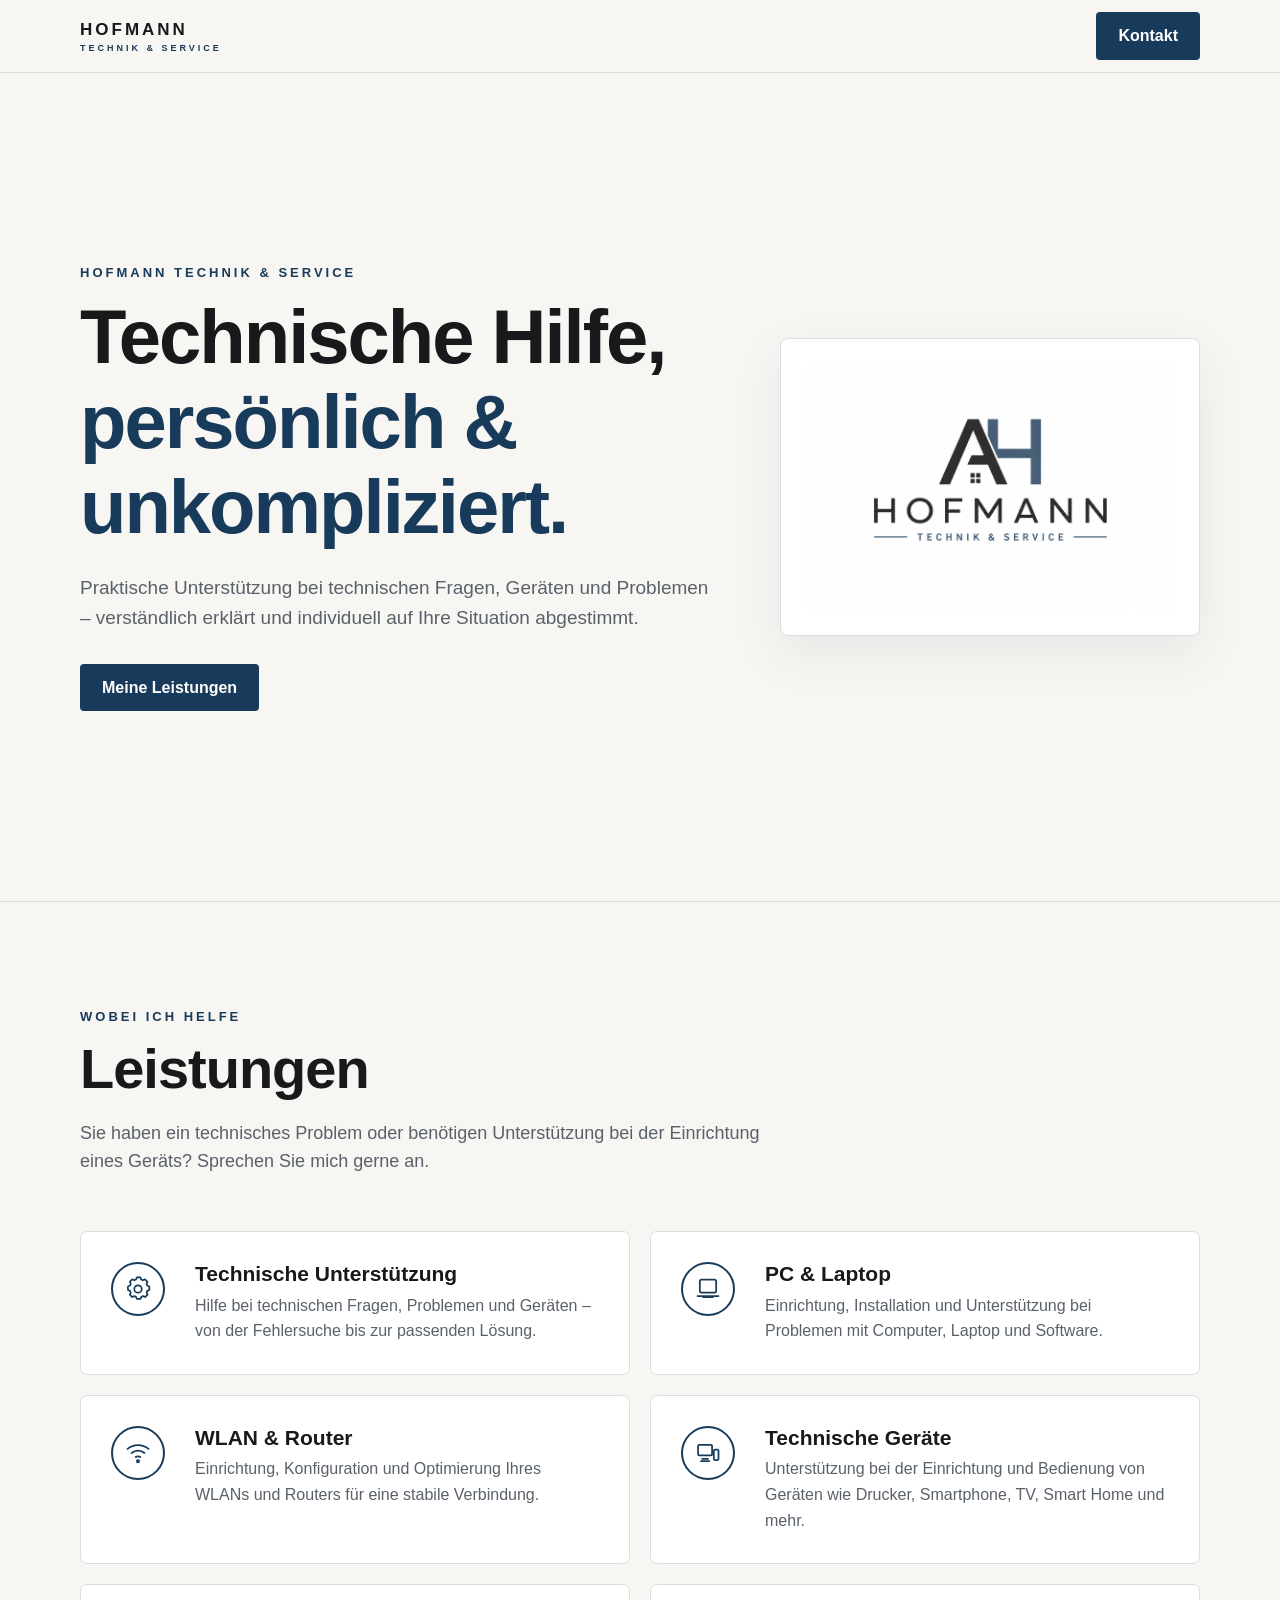
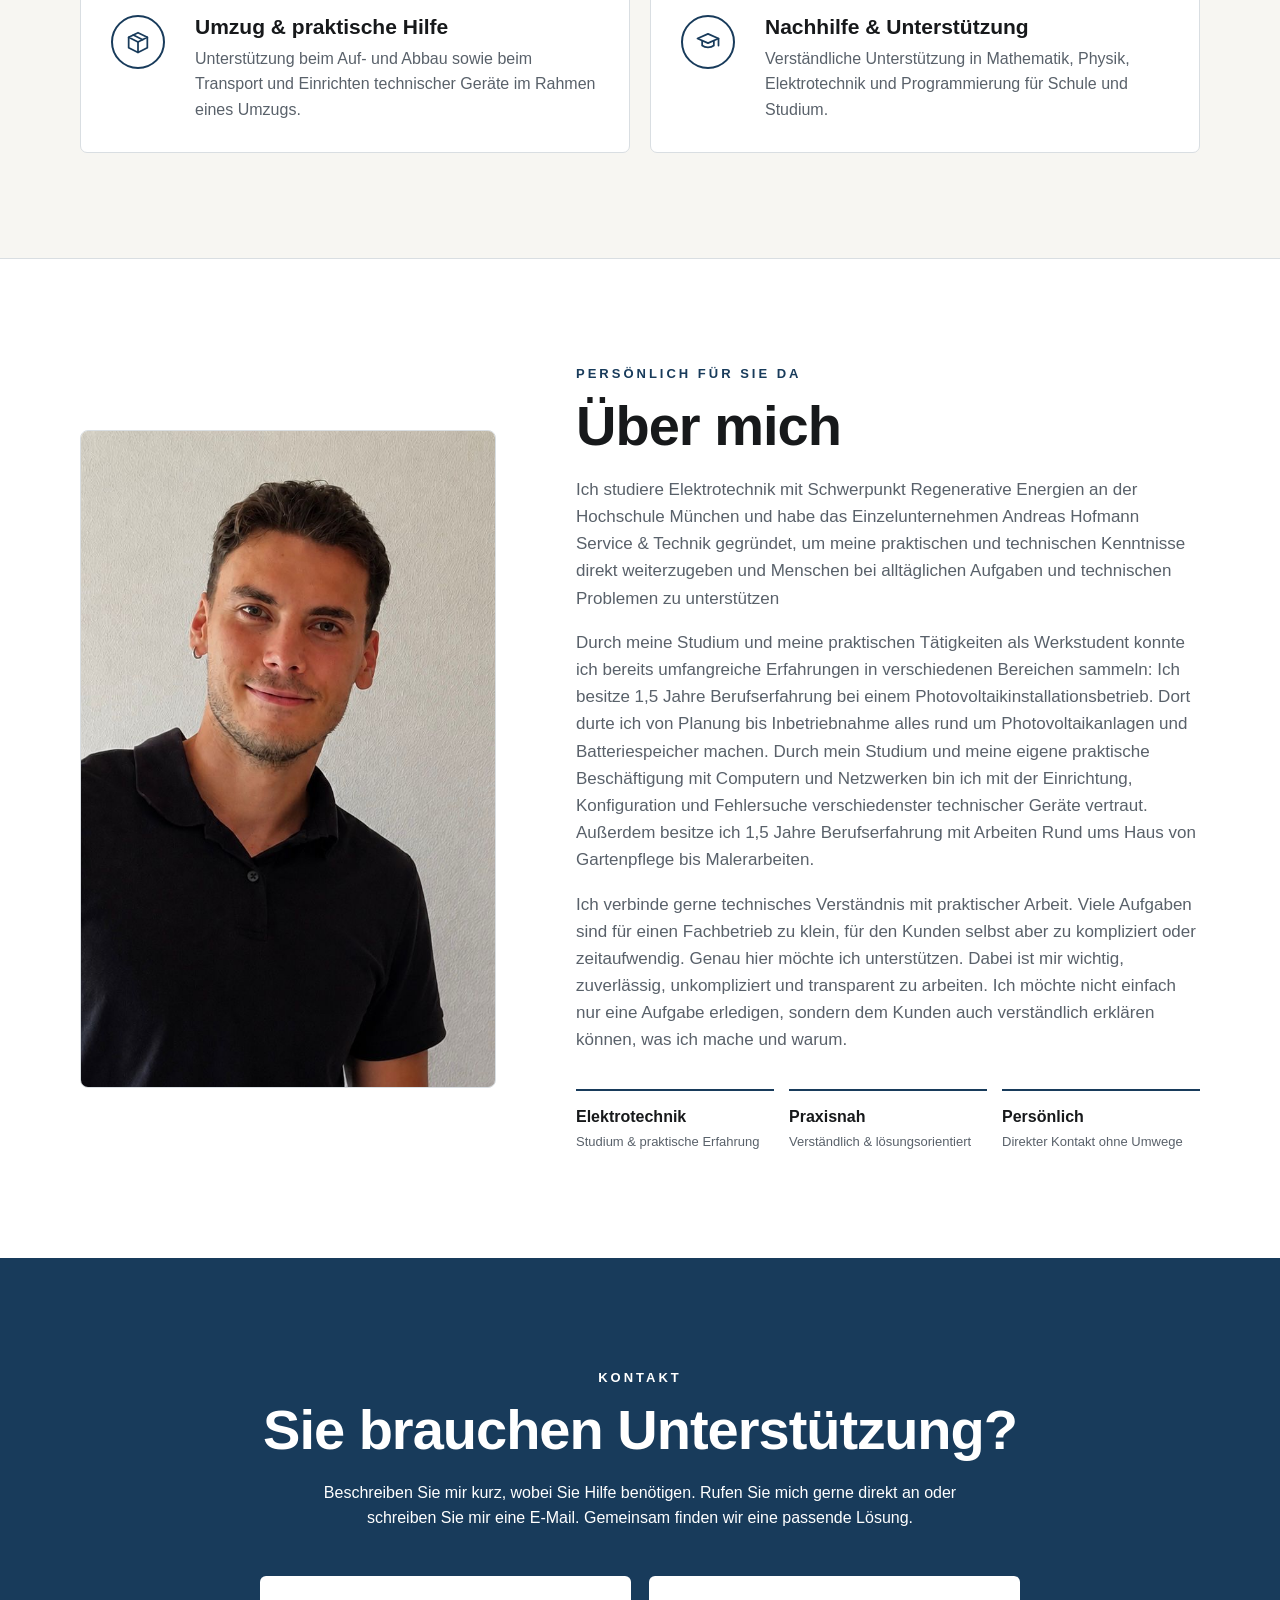
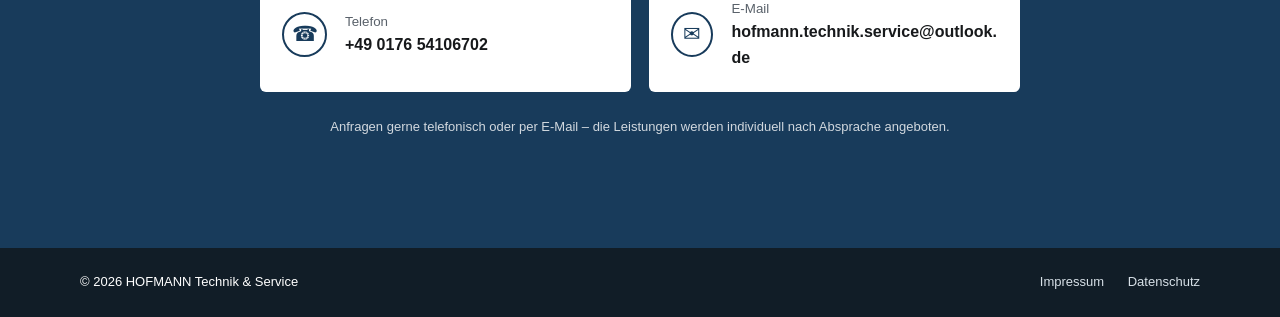
<file: index.html>
<!DOCTYPE html>
<html lang="de">
<head>
  <meta charset="UTF-8">
  <meta name="viewport" content="width=device-width, initial-scale=1.0">
  <meta name="description" content="HOFMANN Technik & Service – persönliche technische Unterstützung in München und Umgebung.">
  <title>HOFMANN Technik & Service</title>
  <link rel="stylesheet" href="style.css">
</head>

<body>
  <header class="header">
    <div class="container nav">
      <a href="#start" class="brand">HOFMANN <span>TECHNIK &amp; SERVICE</span></a>
      <a href="#kontakt" class="nav-button">Kontakt</a>
    </div>
  </header>

  <main>
    <!-- HERO -->
    <section id="start" class="hero">
      <div class="container hero-content">
        <div class="hero-text">
          <p class="eyebrow">HOFMANN TECHNIK &amp; SERVICE</p>
          <h1>Technische Hilfe,<br><span>persönlich &amp; unkompliziert.</span></h1>
          <p class="lead">
            Praktische Unterstützung bei technischen Fragen, Geräten und Problemen –
            verständlich erklärt und individuell auf Ihre Situation abgestimmt.
          </p>
          <a href="#leistungen" class="button">Meine Leistungen</a>
        </div>

        <div class="hero-logo">
          <img src="images/logo.jpg" alt="HOFMANN Technik & Service Logo">
        </div>
      </div>
    </section>

    <!-- LEISTUNGEN -->
    <section id="leistungen" class="section">
      <div class="container">
        <div class="section-heading">
          <p class="eyebrow">WOBEI ICH HELFE</p>
          <h2>Leistungen</h2>
          <p>
            Sie haben ein technisches Problem oder benötigen Unterstützung bei
            der Einrichtung eines Geräts? Sprechen Sie mich gerne an.
          </p>
        </div>

        <div class="services">
          <article class="service">
            <div class="icon">
              <!-- gear -->
              <svg viewBox="0 0 24 24" aria-hidden="true">
                <path d="M12 15.2a3.2 3.2 0 1 0 0-6.4 3.2 3.2 0 0 0 0 6.4Z"/>
                <path d="m19.4 15 .8 1.8-2.1 2.1-1.8-.8-1.4.6-.8 1.8h-3l-.8-1.8-1.4-.6-1.8.8-2.1-2.1.8-1.8-.6-1.4-1.8-.8v-3l1.8-.8.6-1.4-.8-1.8L7 3.7l1.8.8 1.4-.6L11 2.1h3l.8 1.8 1.4.6 1.8-.8 2.1 2.1-.8 1.8.6 1.4 1.8.8v3l-1.8.8-.5 1.4Z"/>
              </svg>
            </div>
            <div>
              <h3>Technische Unterstützung</h3>
              <p>Hilfe bei technischen Fragen, Problemen und Geräten – von der Fehlersuche bis zur passenden Lösung.</p>
            </div>
          </article>

          <article class="service">
            <div class="icon">
              <!-- laptop -->
              <svg viewBox="0 0 24 24" aria-hidden="true">
                <rect x="5" y="4" width="14" height="11" rx="1.5"/>
                <path d="M3 18h18M8 18v1h8v-1"/>
              </svg>
            </div>
            <div>
              <h3>PC &amp; Laptop</h3>
              <p>Einrichtung, Installation und Unterstützung bei Problemen mit Computer, Laptop und Software.</p>
            </div>
          </article>

          <article class="service">
            <div class="icon">
              <!-- wifi -->
              <svg viewBox="0 0 24 24" aria-hidden="true">
                <path d="M3 8.5a14 14 0 0 1 18 0"/>
                <path d="M6.5 12a8.5 8.5 0 0 1 11 0"/>
                <path d="M10 15.5a3.5 3.5 0 0 1 4 0"/>
                <circle cx="12" cy="19" r="1"/>
              </svg>
            </div>
            <div>
              <h3>WLAN &amp; Router</h3>
              <p>Einrichtung, Konfiguration und Optimierung Ihres WLANs und Routers für eine stabile Verbindung.</p>
            </div>
          </article>

          <article class="service">
            <div class="icon">
              <!-- devices -->
              <svg viewBox="0 0 24 24" aria-hidden="true">
                <rect x="3.5" y="5" width="12" height="9" rx="1"/>
                <path d="M7 17h5M6 19h7"/>
                <rect x="17" y="9" width="4" height="9" rx=".8"/>
              </svg>
            </div>
            <div>
              <h3>Technische Geräte</h3>
              <p>Unterstützung bei der Einrichtung und Bedienung von Geräten wie Drucker, Smartphone, TV, Smart Home und mehr.</p>
            </div>
          </article>

          <article class="service">
            <div class="icon">
              <!-- moving box -->
              <svg viewBox="0 0 24 24" aria-hidden="true">
                <path d="m4 8 8-4 8 4-8 4-8-4Z"/>
                <path d="M4 8v9l8 4 8-4V8M12 12v9"/>
                <path d="m8 6 8 4"/>
              </svg>
            </div>
            <div>
              <h3>Umzug &amp; praktische Hilfe</h3>
              <p>Unterstützung beim Auf- und Abbau sowie beim Transport und Einrichten technischer Geräte im Rahmen eines Umzugs.</p>
            </div>
          </article>

          <article class="service">
            <div class="icon">
              <!-- graduation -->
              <svg viewBox="0 0 24 24" aria-hidden="true">
                <path d="m3 9 9-4 9 4-9 4-9-4Z"/>
                <path d="M7 11v4c2.5 2 7.5 2 10 0v-4M21 9v6"/>
              </svg>
            </div>
            <div>
              <h3>Nachhilfe &amp; Unterstützung</h3>
              <p>Verständliche Unterstützung in Mathematik, Physik, Elektrotechnik und Programmierung für Schule und Studium.</p>
            </div>
          </article>
        </div>
      </div>
    </section>

    <!-- ÜBER MICH -->
    <section id="ueber-mich" class="section about">
      <div class="container about-grid">
        <div class="photo-box">
          <img src="images/andi.jpg" alt="Andreas Hofmann" onerror="this.style.display='none'; this.nextElementSibling.style.display='flex';">
          <div class="photo-placeholder">
            <span>Ihr persönliches Foto</span>
            <small>images/andi.jpg</small>
          </div>
        </div>

        <div class="about-text">
          <p class="eyebrow">PERSÖNLICH FÜR SIE DA</p>
          <h2>Über mich</h2>

          <p>
            Ich studiere Elektrotechnik mit Schwerpunkt Regenerative Energien an der Hochschule
            München und habe das Einzelunternehmen Andreas Hofmann Service & Technik gegründet, um meine praktischen
            und technischen Kenntnisse direkt weiterzugeben und Menschen bei alltäglichen Aufgaben und technischen Problemen zu unterstützen
          
          </p>

          <p>
            Durch meine Studium und meine praktischen Tätigkeiten als Werkstudent konnte ich bereits umfangreiche Erfahrungen in verschiedenen Bereichen sammeln: 
            Ich besitze 1,5 Jahre Berufserfahrung bei einem Photovoltaikinstallationsbetrieb. Dort durte ich von Planung bis Inbetriebnahme alles rund um Photovoltaikanlagen
            und Batteriespeicher machen. Durch mein Studium und meine eigene praktische Beschäftigung mit Computern und Netzwerken bin ich mit der Einrichtung, Konfiguration und 
            Fehlersuche verschiedenster technischer Geräte vertraut. Außerdem besitze ich 1,5 Jahre Berufserfahrung mit Arbeiten Rund ums Haus von Gartenpflege bis Malerarbeiten. 
          </p>

          <p>
           Ich verbinde gerne technisches Verständnis mit praktischer Arbeit. Viele Aufgaben sind für einen Fachbetrieb zu klein, 
           für den Kunden selbst aber zu kompliziert oder zeitaufwendig. Genau hier möchte ich unterstützen.
           Dabei ist mir wichtig, zuverlässig, unkompliziert und transparent zu arbeiten. 
           Ich möchte nicht einfach nur eine Aufgabe erledigen, sondern dem Kunden auch verständlich erklären können, was ich mache und warum.
          </p>

          <div class="experience">
            <div>
              <strong>Elektrotechnik</strong>
              <span>Studium &amp; praktische Erfahrung</span>
            </div>
            <div>
              <strong>Praxisnah</strong>
              <span>Verständlich &amp; lösungsorientiert</span>
            </div>
            <div>
              <strong>Persönlich</strong>
              <span>Direkter Kontakt ohne Umwege</span>
            </div>
          </div>
        </div>
      </div>
    </section>

    <!-- KONTAKT -->
    <section id="kontakt" class="contact">
      <div class="container contact-inner">
        <p class="eyebrow">KONTAKT</p>
        <h2>Sie brauchen Unterstützung?</h2>
        <p>
          Beschreiben Sie mir kurz, wobei Sie Hilfe benötigen. Rufen Sie mich
          gerne direkt an oder schreiben Sie mir eine E-Mail. Gemeinsam finden
          wir eine passende Lösung.
        </p>

        <div class="contact-links">
          <a href="tel:+491234567890" class="contact-item">
            <span class="contact-icon">☎</span>
            <span>
              <small>Telefon</small>
              <strong>+49 0176 54106702</strong>
            </span>
          </a>

          <a href="mailto:hofmann.technik.service@outlook.de" class="contact-item">
            <span class="contact-icon">✉</span>
            <span>
              <small>E-Mail</small>
              <strong>hofmann.technik.service@outlook.de</strong>
            </span>
          </a>
        </div>

        <p class="contact-note">Anfragen gerne telefonisch oder per E-Mail – die Leistungen werden individuell nach Absprache angeboten.</p>
      </div>
    </section>
  </main>

  <footer>
    <div class="container footer-inner">
      <span>© 2026 HOFMANN Technik &amp; Service</span>
      <div>
        <a href="#">Impressum</a>
        <a href="#">Datenschutz</a>
      </div>
    </div>
  </footer>
</body>
</html>
</file>
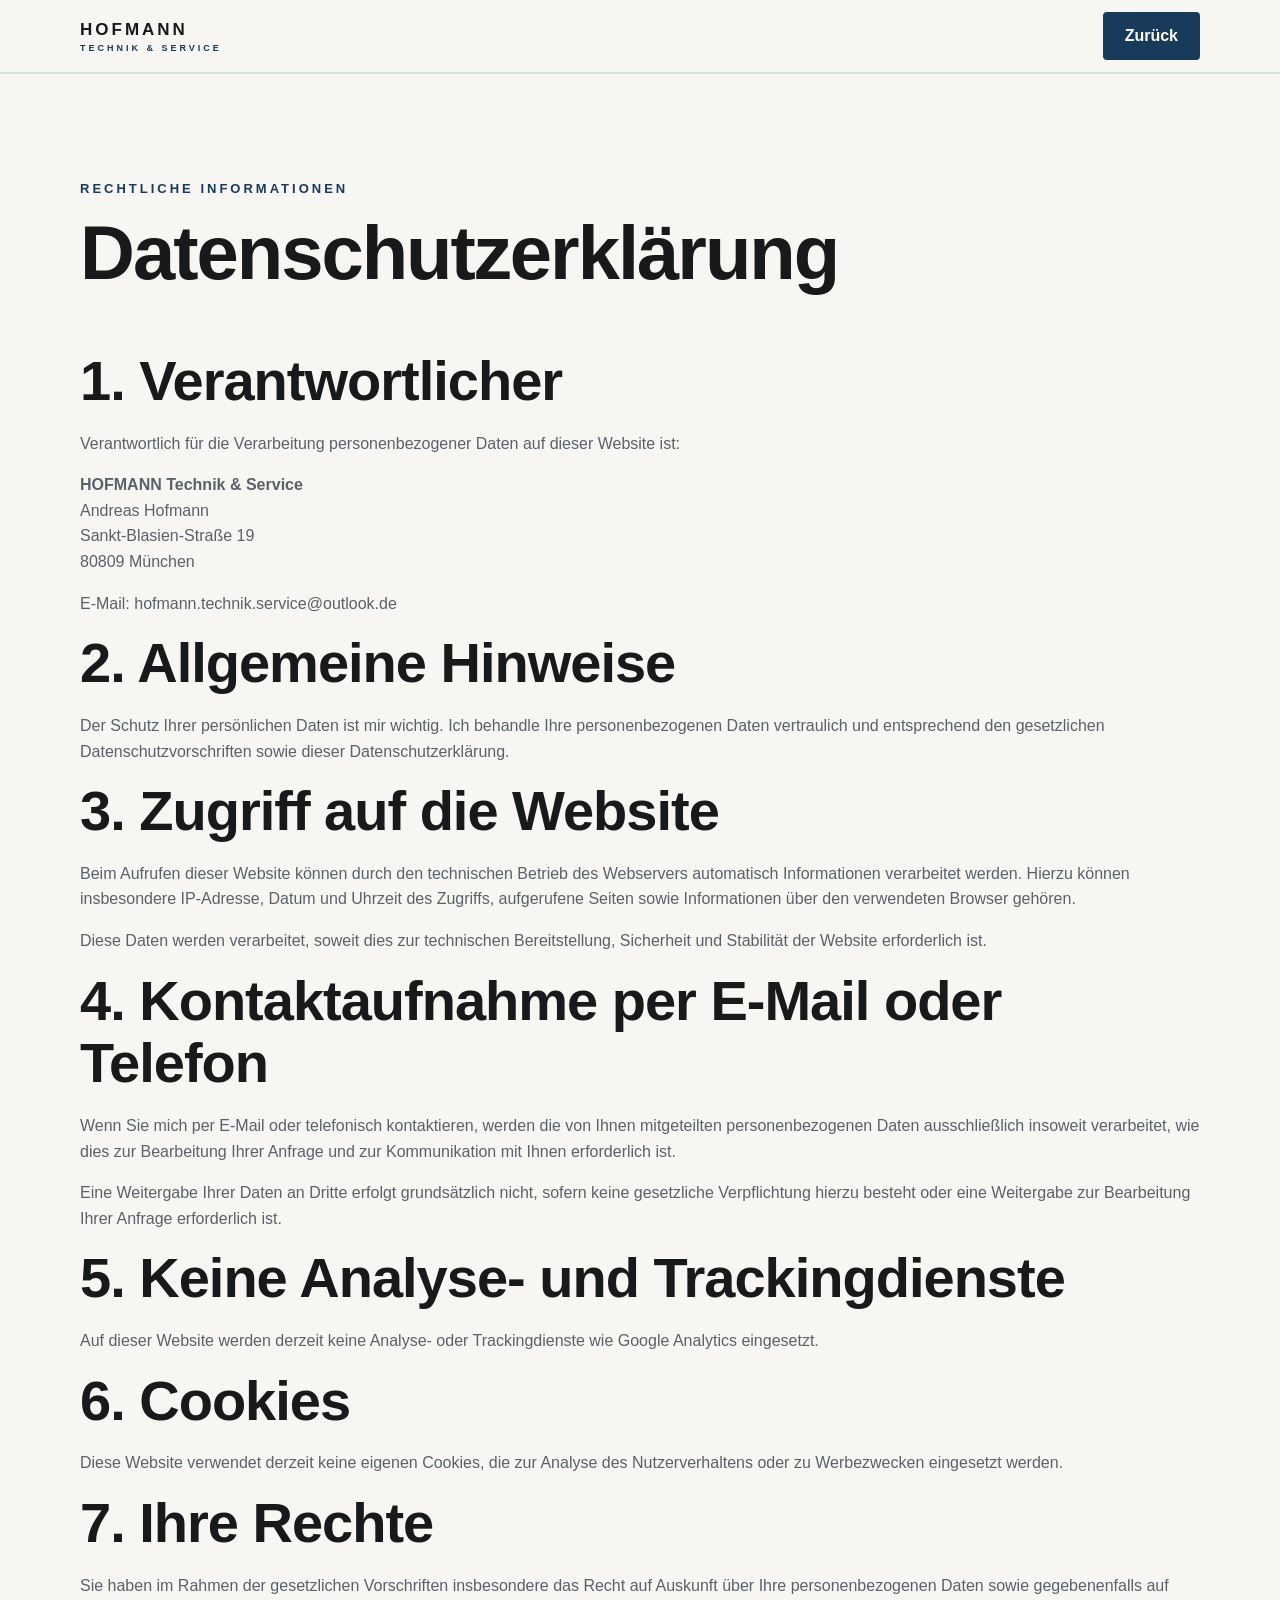
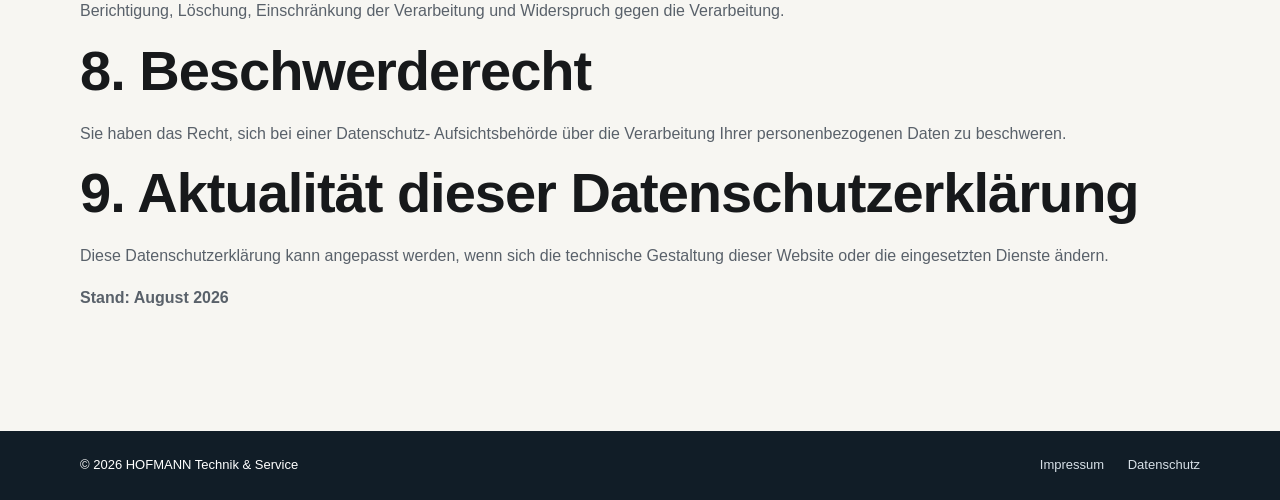
<file: datenschutz.html>
<!DOCTYPE html>
<html lang="de">
<head>
    <meta charset="UTF-8">
    <meta name="viewport" content="width=device-width, initial-scale=1.0">

    <title>Datenschutzerklärung | HOFMANN Technik & Service</title>

    <link rel="stylesheet" href="style.css">
</head>

<body>

    <header class="header">
        <div class="container nav">

            <a href="index.html" class="brand">
                HOFMANN
                <span>TECHNIK &amp; SERVICE</span>
            </a>

            <a href="index.html" class="nav-button">
                Zurück
            </a>

        </div>
    </header>


    <main>

        <section class="section">

            <div class="container">

                <div class="section-heading">

                    <p class="eyebrow">
                        RECHTLICHE INFORMATIONEN
                    </p>

                    <h1>Datenschutzerklärung</h1>

                </div>


                <div class="legal-text">

                    <h2>1. Verantwortlicher</h2>

                    <p>
                        Verantwortlich für die Verarbeitung personenbezogener
                        Daten auf dieser Website ist:
                    </p>

                    <p>
                    <strong>HOFMANN Technik &amp; Service</strong><br>
                        Andreas Hofmann<br>
                        <!-- Straße und Hausnummer -->
                        Sankt-Blasien-Straße 19<br>

                        <!-- PLZ und Ort -->
                        80809 München
                    </p>


                    <p>
                        E-Mail:
                        <a href="mailto:DEINE-EMAIL@ADRESSE.DE">
                            hofmann.technik.service@outlook.de
                        </a>
                    </p>


                    <h2>2. Allgemeine Hinweise</h2>

                    <p>
                        Der Schutz Ihrer persönlichen Daten ist mir wichtig.
                        Ich behandle Ihre personenbezogenen Daten vertraulich
                        und entsprechend den gesetzlichen Datenschutzvorschriften
                        sowie dieser Datenschutzerklärung.
                    </p>


                    <h2>3. Zugriff auf die Website</h2>

                    <p>
                        Beim Aufrufen dieser Website können durch den
                        technischen Betrieb des Webservers automatisch
                        Informationen verarbeitet werden. Hierzu können
                        insbesondere IP-Adresse, Datum und Uhrzeit des Zugriffs,
                        aufgerufene Seiten sowie Informationen über den verwendeten
                        Browser gehören.
                    </p>

                    <p>
                        Diese Daten werden verarbeitet, soweit dies zur
                        technischen Bereitstellung, Sicherheit und Stabilität
                        der Website erforderlich ist.
                    </p>


                    <h2>4. Kontaktaufnahme per E-Mail oder Telefon</h2>

                    <p>
                        Wenn Sie mich per E-Mail oder telefonisch kontaktieren,
                        werden die von Ihnen mitgeteilten personenbezogenen Daten
                        ausschließlich insoweit verarbeitet, wie dies zur
                        Bearbeitung Ihrer Anfrage und zur Kommunikation mit Ihnen
                        erforderlich ist.
                    </p>

                    <p>
                        Eine Weitergabe Ihrer Daten an Dritte erfolgt grundsätzlich
                        nicht, sofern keine gesetzliche Verpflichtung hierzu besteht
                        oder eine Weitergabe zur Bearbeitung Ihrer Anfrage
                        erforderlich ist.
                    </p>


                    <h2>5. Keine Analyse- und Trackingdienste</h2>

                    <p>
                        Auf dieser Website werden derzeit keine Analyse- oder
                        Trackingdienste wie Google Analytics eingesetzt.
                    </p>


                    <h2>6. Cookies</h2>

                    <p>
                        Diese Website verwendet derzeit keine eigenen Cookies,
                        die zur Analyse des Nutzerverhaltens oder zu Werbezwecken
                        eingesetzt werden.
                    </p>


                    <h2>7. Ihre Rechte</h2>

                    <p>
                        Sie haben im Rahmen der gesetzlichen Vorschriften
                        insbesondere das Recht auf Auskunft über Ihre
                        personenbezogenen Daten sowie gegebenenfalls auf
                        Berichtigung, Löschung, Einschränkung der Verarbeitung
                        und Widerspruch gegen die Verarbeitung.
                    </p>


                    <h2>8. Beschwerderecht</h2>

                    <p>
                        Sie haben das Recht, sich bei einer Datenschutz-
                        Aufsichtsbehörde über die Verarbeitung Ihrer
                        personenbezogenen Daten zu beschweren.
                    </p>


                    <h2>9. Aktualität dieser Datenschutzerklärung</h2>

                    <p>
                        Diese Datenschutzerklärung kann angepasst werden,
                        wenn sich die technische Gestaltung dieser Website
                        oder die eingesetzten Dienste ändern.
                    </p>


                    <p>
                        <strong>Stand: August 2026</strong>
                    </p>

                </div>

            </div>

        </section>

    </main>


    <footer>

        <div class="container footer-inner">

            <span>
                © 2026 HOFMANN Technik &amp; Service
            </span>

            <div>
                <a href="impressum.html">Impressum</a>
                <a href="datenschutzerklaerung.html">
                    Datenschutz
                </a>
            </div>

        </div>

    </footer>

</body>
</html>
</file>
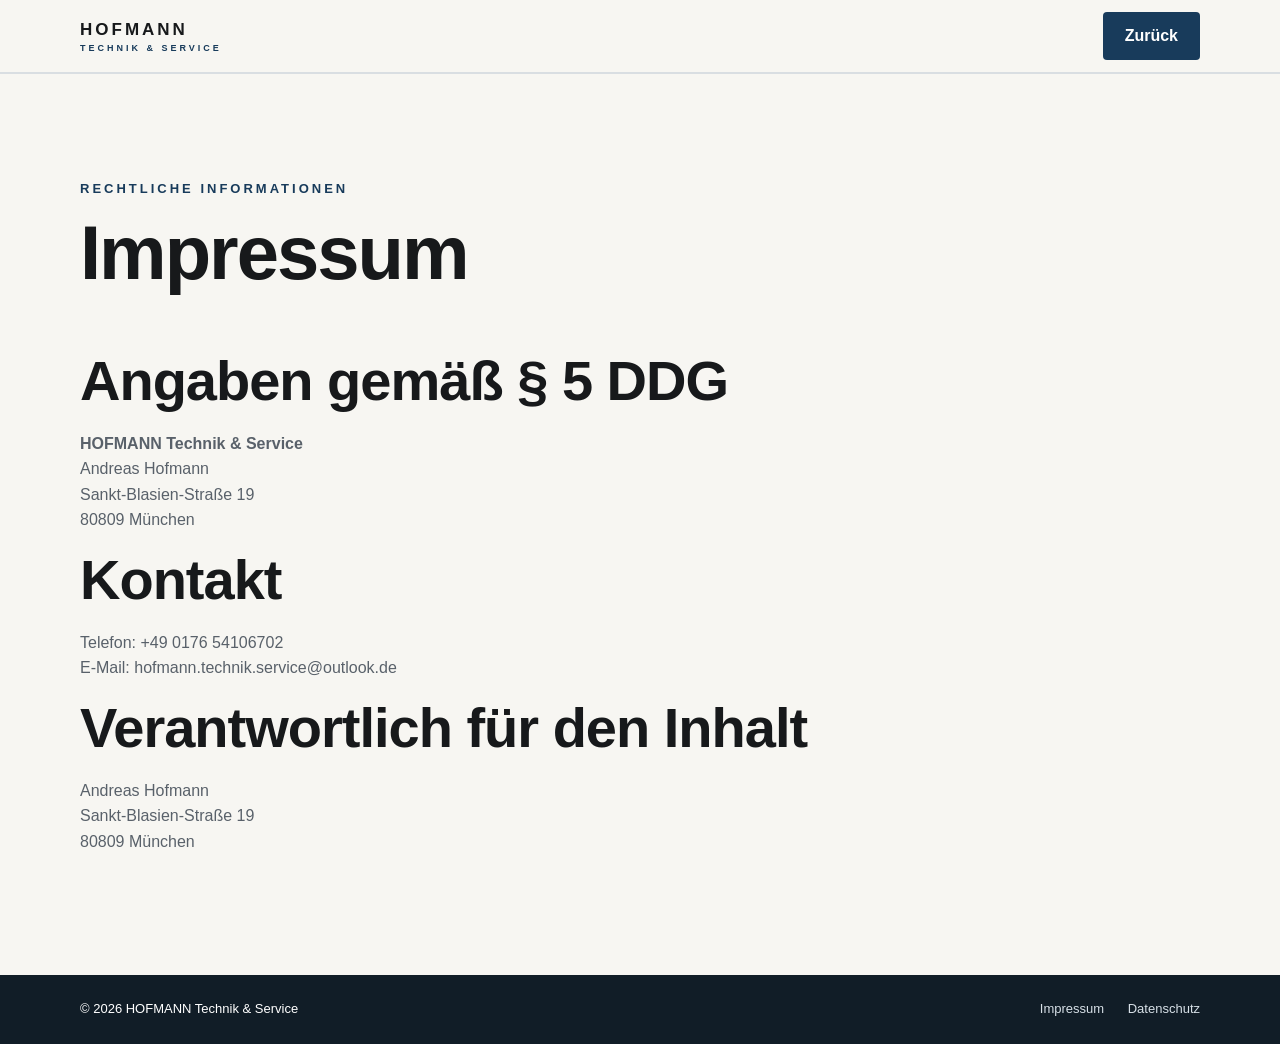
<file: impressum.html>
<!DOCTYPE html>
<html lang="de">
<head>
    <meta charset="UTF-8">
    <meta name="viewport" content="width=device-width, initial-scale=1.0">

    <title>Impressum | HOFMANN Technik & Service</title>

    <link rel="stylesheet" href="style.css">
</head>

<body>

    <header class="header">
        <div class="container nav">

            <a href="index.html" class="brand">
                HOFMANN
                <span>TECHNIK &amp; SERVICE</span>
            </a>

            <a href="index.html" class="nav-button">
                Zurück
            </a>

        </div>
    </header>


    <main>

        <section class="section">

            <div class="container">

                <div class="section-heading">

                    <p class="eyebrow">RECHTLICHE INFORMATIONEN</p>

                    <h1>Impressum</h1>

                </div>


                <div class="legal-text">

                    <h2>Angaben gemäß § 5 DDG</h2>

                    <p>
                        <strong>HOFMANN Technik &amp; Service</strong><br>
                        Andreas Hofmann<br>
                        <!-- Straße und Hausnummer -->
                        Sankt-Blasien-Straße 19<br>

                        <!-- PLZ und Ort -->
                        80809 München
                    </p>


                    <h2>Kontakt</h2>

                    <p>
                        Telefon:
                        <a href="tel:+491234567890">
                            +49 0176 54106702
                        </a>
                        <br>

                        E-Mail:
                        <a href="mailto:DEINE-EMAIL@ADRESSE.DE">
                            hofmann.technik.service@outlook.de
                        </a>
                    </p>


                 

                    <h2>Verantwortlich für den Inhalt</h2>

                    <p>
                        Andreas Hofmann<br>
                        Sankt-Blasien-Straße 19<br>
                        80809 München
                    </p>


                </div>

            </div>

        </section>

    </main>


    <footer>

        <div class="container footer-inner">

            <span>
                © 2026 HOFMANN Technik &amp; Service
            </span>

            <div>
                <a href="impressum.html">Impressum</a>
                <a href="datenschutzerklaerung.html">
                    Datenschutz
                </a>
            </div>

        </div>

    </footer>

</body>
</html>
</file>
<file: style.css>
/* =========================================================
   HOFMANN Technik & Service
   Farben aus deinem Logo:
   Dunkelblau: #183B5B
   Schwarz:    #17191B
   Hintergrund: #F7F6F2
   ========================================================= */

:root {
  --blue: #183B5B;
  --blue-light: #315B7D;
  --black: #17191B;
  --background: #F7F6F2;
  --white: #FFFFFF;
  --line: #D9DEE2;
  --muted: #59616A;
  --max-width: 1120px;
}

* {
  box-sizing: border-box;
}

html {
  scroll-behavior: smooth;
}

body {
  margin: 0;
  font-family: Arial, Helvetica, sans-serif;
  color: var(--black);
  background: var(--background);
  line-height: 1.6;
}

a {
  color: inherit;
  text-decoration: none;
}

.container {
  width: min(100% - 40px, var(--max-width));
  margin: 0 auto;
}

/* ---------- Header ---------- */

.header {
  position: sticky;
  top: 0;
  z-index: 20;
  background: rgba(247, 246, 242, 0.96);
  border-bottom: 1px solid var(--line);
  backdrop-filter: blur(8px);
}

.nav {
  min-height: 72px;
  display: flex;
  align-items: center;
  justify-content: space-between;
  gap: 20px;
}

.brand {
  font-weight: 700;
  letter-spacing: 3px;
  font-size: 17px;
}

.brand span {
  display: block;
  margin-top: -2px;
  color: var(--blue);
  font-size: 9px;
  letter-spacing: 3px;
  font-weight: 700;
}

.nav-button,
.button {
  display: inline-block;
  background: var(--blue);
  color: white;
  padding: 11px 22px;
  border-radius: 4px;
  font-weight: 700;
  transition: transform .2s ease, background .2s ease;
}

.nav-button:hover,
.button:hover {
  background: var(--blue-light);
  transform: translateY(-1px);
}

/* ---------- Typography ---------- */

.eyebrow {
  margin: 0 0 10px;
  color: var(--blue);
  font-size: 13px;
  font-weight: 800;
  letter-spacing: 3px;
}

h1, h2, h3 {
  margin-top: 0;
  line-height: 1.12;
}

h1 {
  margin-bottom: 24px;
  font-size: clamp(42px, 6vw, 76px);
  letter-spacing: -2px;
}

h1 span {
  color: var(--blue);
}

h2 {
  margin-bottom: 18px;
  font-size: clamp(36px, 5vw, 56px);
  letter-spacing: -1px;
}

h3 {
  margin-bottom: 7px;
  font-size: 21px;
}

p {
  color: var(--muted);
}

/* ---------- Hero ---------- */

.hero {
  min-height: calc(100vh - 72px);
  display: flex;
  align-items: center;
  padding: 70px 0;
}

.hero-content {
  display: grid;
  grid-template-columns: 1.2fr .8fr;
  align-items: center;
  gap: 70px;
}

.lead {
  max-width: 650px;
  font-size: 19px;
  margin: 0 0 30px;
}

.hero-logo {
  background: white;
  border: 1px solid var(--line);
  padding: 25px;
  border-radius: 8px;
  box-shadow: 0 18px 50px rgba(24, 59, 91, .08);
}

.hero-logo img {
  display: block;
  width: 100%;
  height: auto;
}

/* ---------- Sections ---------- */

.section {
  padding: 105px 0;
  border-top: 1px solid var(--line);
}

.section-heading {
  max-width: 720px;
  margin-bottom: 55px;
}

.section-heading > p:last-child {
  font-size: 18px;
}

/* ---------- Services ---------- */

.services {
  display: grid;
  grid-template-columns: repeat(2, 1fr);
  gap: 20px;
}

.service {
  display: grid;
  grid-template-columns: 62px 1fr;
  gap: 22px;
  padding: 30px;
  background: var(--white);
  border: 1px solid var(--line);
  border-radius: 7px;
  transition: transform .2s ease, box-shadow .2s ease;
}

.service:hover {
  transform: translateY(-3px);
  box-shadow: 0 12px 35px rgba(24, 59, 91, .08);
}

.service p {
  margin: 0;
}

.icon {
  width: 54px;
  height: 54px;
  display: grid;
  place-items: center;
  border: 2px solid var(--blue);
  border-radius: 50%;
}

.icon svg {
  width: 28px;
  height: 28px;
  fill: none;
  stroke: var(--blue);
  stroke-width: 1.5;
  stroke-linecap: round;
  stroke-linejoin: round;
}

/* ---------- About ---------- */

.about {
  background: white;
}

.about-grid {
  display: grid;
  grid-template-columns: .8fr 1.2fr;
  gap: 80px;
  align-items: center;
}

.photo-box {
  min-height: 560px;
  background: var(--background);
  border: 1px solid var(--line);
  border-radius: 8px;
  overflow: hidden;
  display: flex;
  align-items: center;
  justify-content: center;
}

.photo-box img {
  width: 100%;
  height: 100%;
  min-height: 560px;
  object-fit: cover;
}

.photo-placeholder {
  width: 100%;
  min-height: 560px;
  display: none;
  flex-direction: column;
  align-items: center;
  justify-content: center;
  color: var(--blue);
  text-align: center;
}

.photo-placeholder span {
  font-size: 22px;
  font-weight: 700;
}

.photo-placeholder small {
  margin-top: 8px;
  color: var(--muted);
}

.about-text > p:not(.eyebrow) {
  font-size: 17px;
}

.experience {
  display: grid;
  grid-template-columns: repeat(3, 1fr);
  gap: 15px;
  margin-top: 35px;
}

.experience div {
  border-top: 2px solid var(--blue);
  padding-top: 13px;
}

.experience strong,
.experience span {
  display: block;
}

.experience strong {
  color: var(--black);
}

.experience span {
  color: var(--muted);
  font-size: 13px;
  margin-top: 3px;
}

/* ---------- Contact ---------- */

.contact {
  padding: 110px 0;
  background: var(--blue);
}

.contact .eyebrow,
.contact h2,
.contact p {
  color: white;
}

.contact-inner {
  max-width: 900px;
  text-align: center;
}

.contact-inner > p:not(.eyebrow) {
  max-width: 680px;
  margin: 0 auto;
}

.contact-links {
  display: grid;
  grid-template-columns: repeat(2, 1fr);
  gap: 18px;
  margin: 45px auto 25px;
  max-width: 760px;
}

.contact-item {
  display: flex;
  align-items: center;
  gap: 18px;
  text-align: left;
  background: white;
  color: var(--black);
  padding: 22px;
  border-radius: 6px;
  transition: transform .2s ease;
}

.contact-item:hover {
  transform: translateY(-2px);
}

.contact-icon {
  width: 45px;
  height: 45px;
  display: grid;
  place-items: center;
  border: 2px solid var(--blue);
  border-radius: 50%;
  color: var(--blue);
  font-size: 21px;
}

.contact-item small,
.contact-item strong {
  display: block;
}

.contact-item small {
  color: var(--muted);
}

.contact-item strong {
  color: var(--black);
  word-break: break-word;
}

.contact-note {
  font-size: 13px;
  opacity: .8;
}

/* ---------- Footer ---------- */

footer {
  background: #111D27;
  color: white;
  padding: 24px 0;
}

.footer-inner {
  display: flex;
  justify-content: space-between;
  gap: 20px;
  font-size: 13px;
}

.footer-inner a {
  margin-left: 20px;
  color: #D7E0E7;
}

/* ---------- Mobile ---------- */

@media (max-width: 800px) {
  .container {
    width: min(100% - 28px, var(--max-width));
  }

  .nav {
    min-height: 64px;
  }

  .brand {
    font-size: 14px;
    letter-spacing: 2px;
  }

  .brand span {
    font-size: 7px;
    letter-spacing: 2px;
  }

  .nav-button {
    padding: 9px 15px;
    font-size: 14px;
  }

  .hero {
    min-height: auto;
    padding: 65px 0 80px;
  }

  .hero-content {
    grid-template-columns: 1fr;
    gap: 45px;
  }

  .hero-logo {
    max-width: 480px;
    margin: 0 auto;
  }

  .services,
  .contact-links {
    grid-template-columns: 1fr;
  }

  .section {
    padding: 75px 0;
  }

  .about-grid {
    grid-template-columns: 1fr;
    gap: 45px;
  }

  .photo-box,
  .photo-box img,
  .photo-placeholder {
    min-height: 420px;
  }

  .experience {
    grid-template-columns: 1fr;
    gap: 20px;
  }

  .contact {
    padding: 80px 0;
  }

  .footer-inner {
    flex-direction: column;
  }

  .footer-inner a:first-child {
    margin-left: 0;
  }
}

@media (max-width: 480px) {
  h1 {
    font-size: 43px;
  }

  h2 {
    font-size: 38px;
  }

  .service {
    grid-template-columns: 1fr;
    gap: 16px;
    padding: 24px;
  }

  .icon {
    width: 48px;
    height: 48px;
  }

  .lead {
    font-size: 17px;
  }
}
</file>
